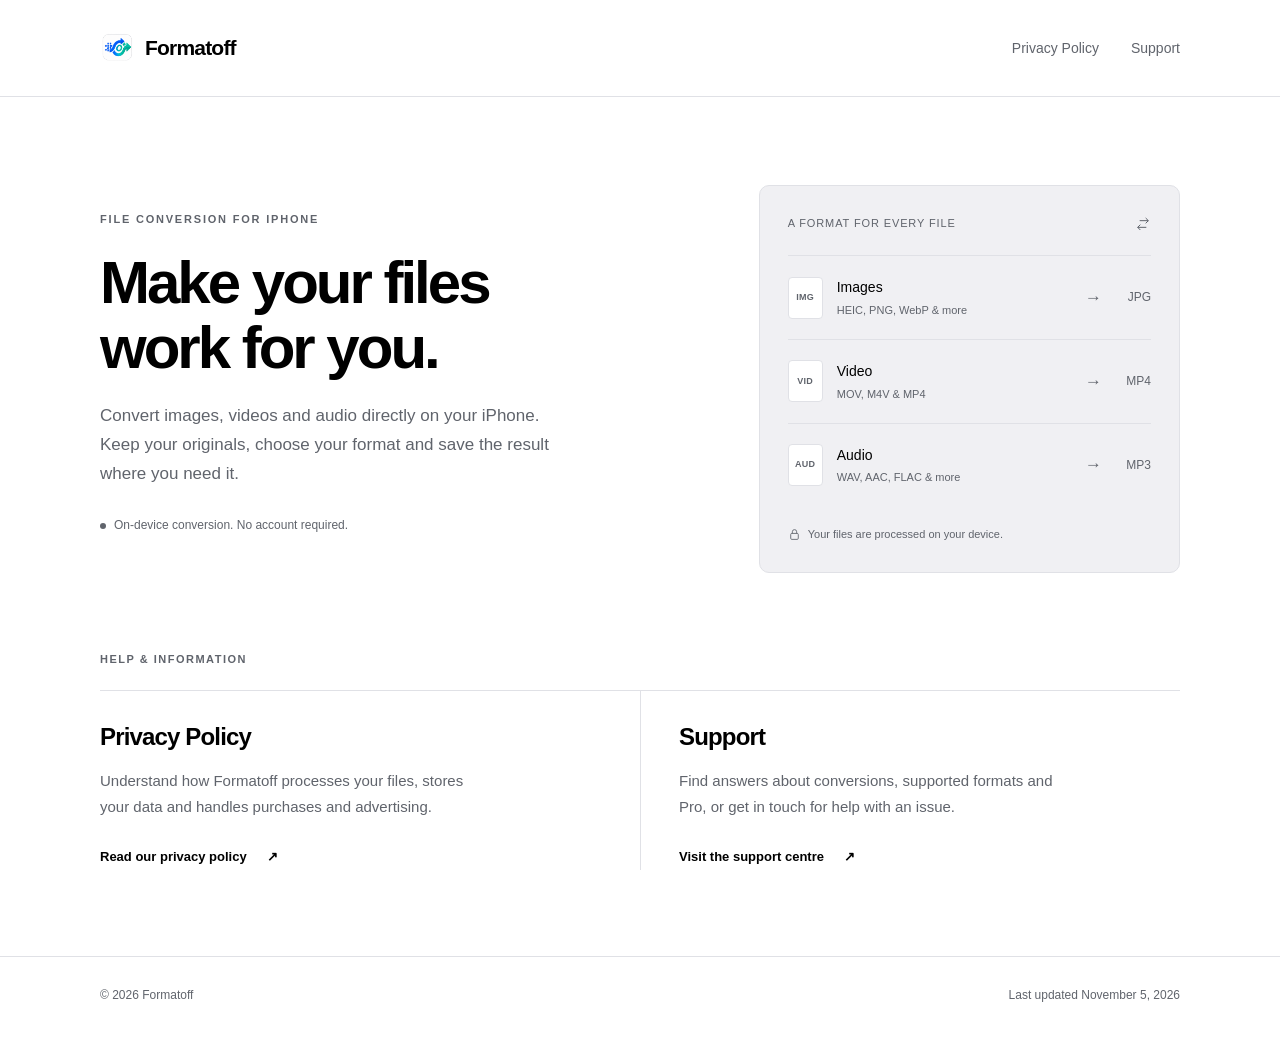
<file: index.html>
<!doctype html>
<html lang="en">
<head>
<meta charset="utf-8">
<meta name="viewport" content="width=device-width, initial-scale=1">
<meta name="description" content="Privacy information and support for Formatoff, the on-device file converter for iPhone.">
<meta name="theme-color" content="#ffffff" media="(prefers-color-scheme: light)">
<meta name="theme-color" content="#000000" media="(prefers-color-scheme: dark)">
<meta name="color-scheme" content="light dark">
<title>Privacy & Support · Formatoff</title>
<link rel="icon" type="image/png" href="assets/logo.png">
<link rel="stylesheet" href="assets/styles.css">
</head>
<body>
<a class="skip" href="#main">Skip to content</a>
<header class="site-header"><div class="container header-inner">
<a class="brand" href="./" aria-label="Formatoff home"><img src="assets/logo.png" width="40" height="40" alt="">Formatoff</a>
<nav aria-label="Main navigation"><a href="privacy/">Privacy Policy</a><a href="support/">Support</a></nav>
</div></header>
<main id="main" class="container home">
<div class="home-top">
<div class="hero"><p class="eyebrow">File conversion for iPhone</p><h1>Make your files<br>work for you.</h1><p class="intro">Convert images, videos and audio directly on your iPhone. Keep your originals, choose your format and save the result where you need it.</p><p class="platform"><span aria-hidden="true"></span>On-device conversion. No account required.</p></div>
<aside class="file-panel" aria-label="Examples of supported file conversions">
<div class="panel-label">A format for every file <svg viewBox="0 0 24 24" fill="none" stroke="currentColor" stroke-width="1.5" aria-hidden="true"><path d="M7 7h13m-4-4 4 4-4 4M17 17H4m4-4-4 4 4 4"/></svg></div>
<div class="file-row"><span class="file-icon" aria-hidden="true">IMG</span><div><div class="file-name">Images</div><div class="file-type">HEIC, PNG, WebP &amp; more</div></div><span class="file-arrow" aria-hidden="true">→</span><span class="output">JPG</span></div>
<div class="file-row"><span class="file-icon" aria-hidden="true">VID</span><div><div class="file-name">Video</div><div class="file-type">MOV, M4V &amp; MP4</div></div><span class="file-arrow" aria-hidden="true">→</span><span class="output">MP4</span></div>
<div class="file-row"><span class="file-icon" aria-hidden="true">AUD</span><div><div class="file-name">Audio</div><div class="file-type">WAV, AAC, FLAC &amp; more</div></div><span class="file-arrow" aria-hidden="true">→</span><span class="output">MP3</span></div>
<p class="panel-foot"><svg viewBox="0 0 24 24" fill="none" stroke="currentColor" stroke-width="1.6" aria-hidden="true"><rect x="5" y="10" width="14" height="11" rx="2"/><path d="M8 10V7a4 4 0 0 1 8 0v3"/></svg>Your files are processed on your device.</p>
</aside></div>
<h2 class="resource-heading">Help &amp; information</h2>
<div class="grid"><section class="card"><h2>Privacy Policy</h2><p>Understand how Formatoff processes your files, stores your data and handles purchases and advertising.</p><a class="card-link" href="privacy/">Read our privacy policy <span aria-hidden="true">↗</span></a></section>
<section class="card"><h2>Support</h2><p>Find answers about conversions, supported formats and Pro, or get in touch for help with an issue.</p><a class="card-link" href="support/">Visit the support centre <span aria-hidden="true">↗</span></a></section></div></main>
<footer class="site-footer"><div class="container footer-inner"><p>© 2026 Formatoff</p><p>Last updated <time datetime="2026-11-05">November 5, 2026</time></p></div></footer>
</body></html>
</file>
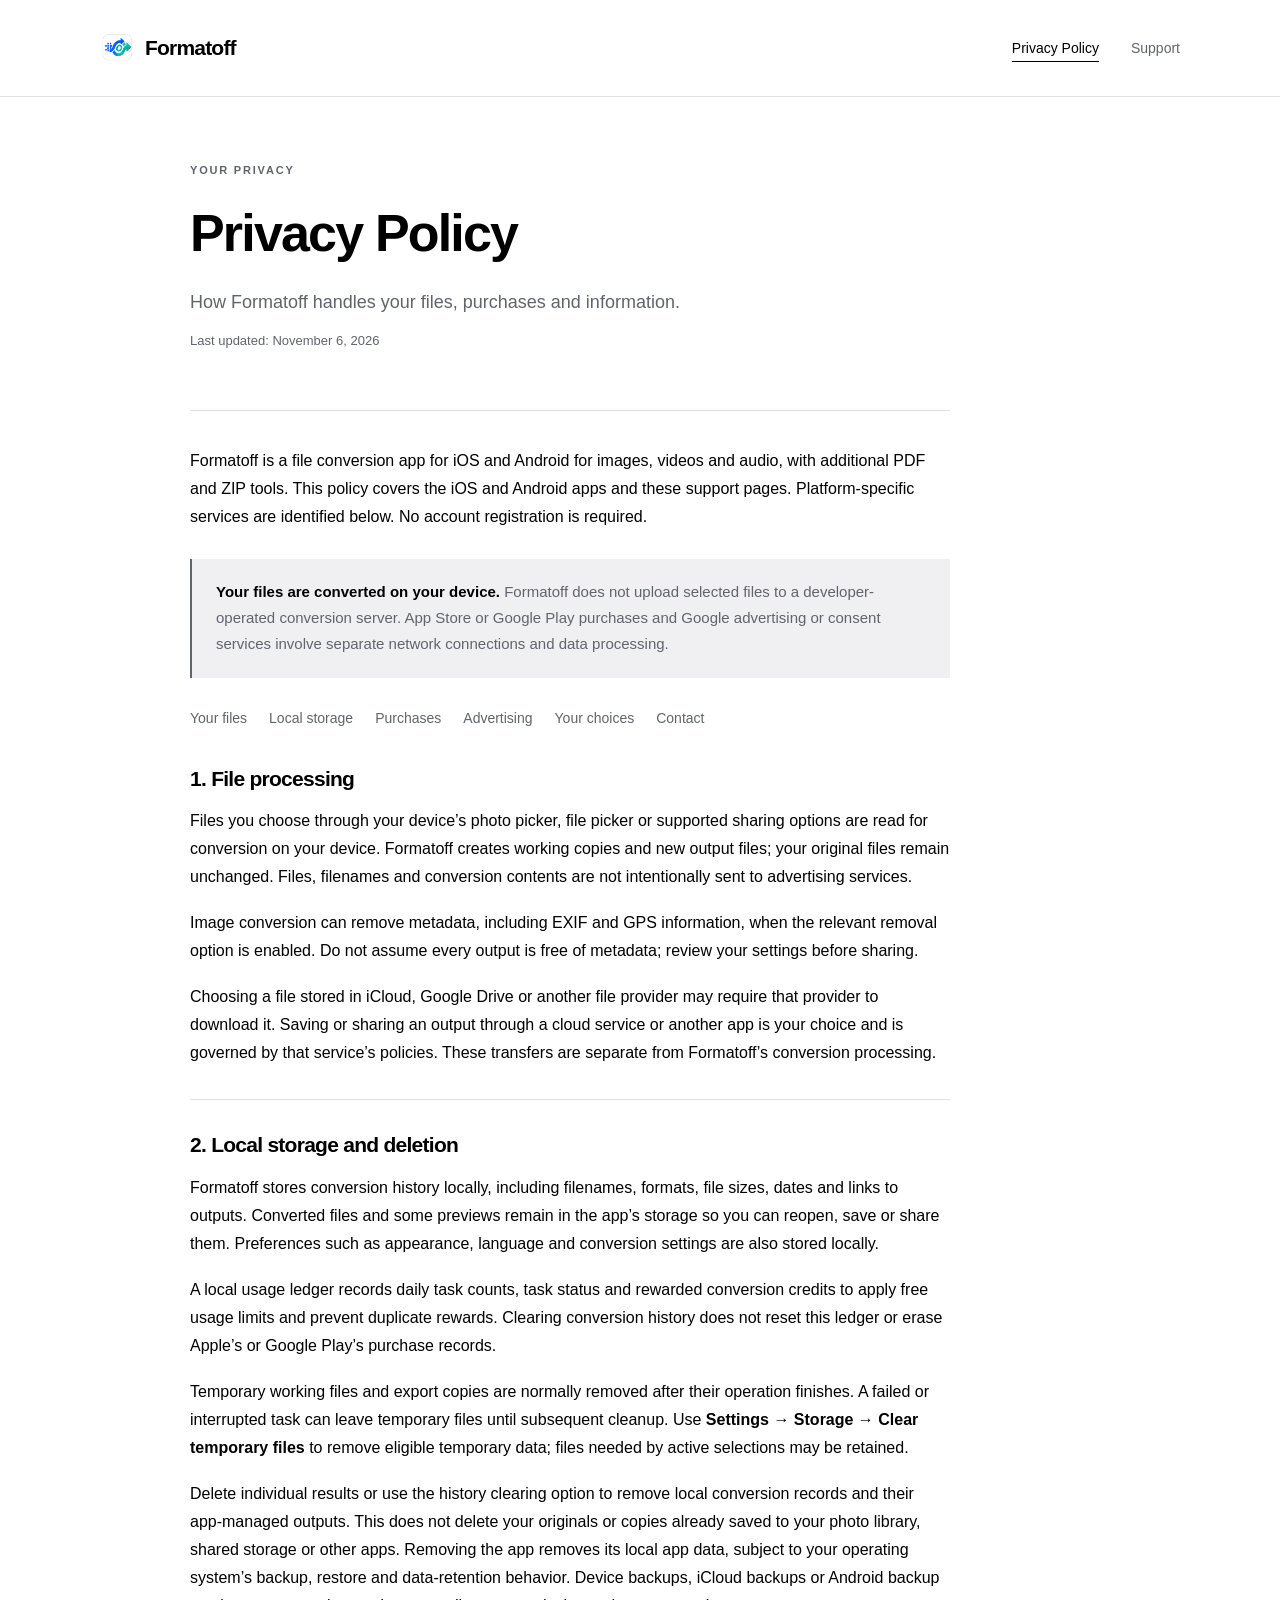
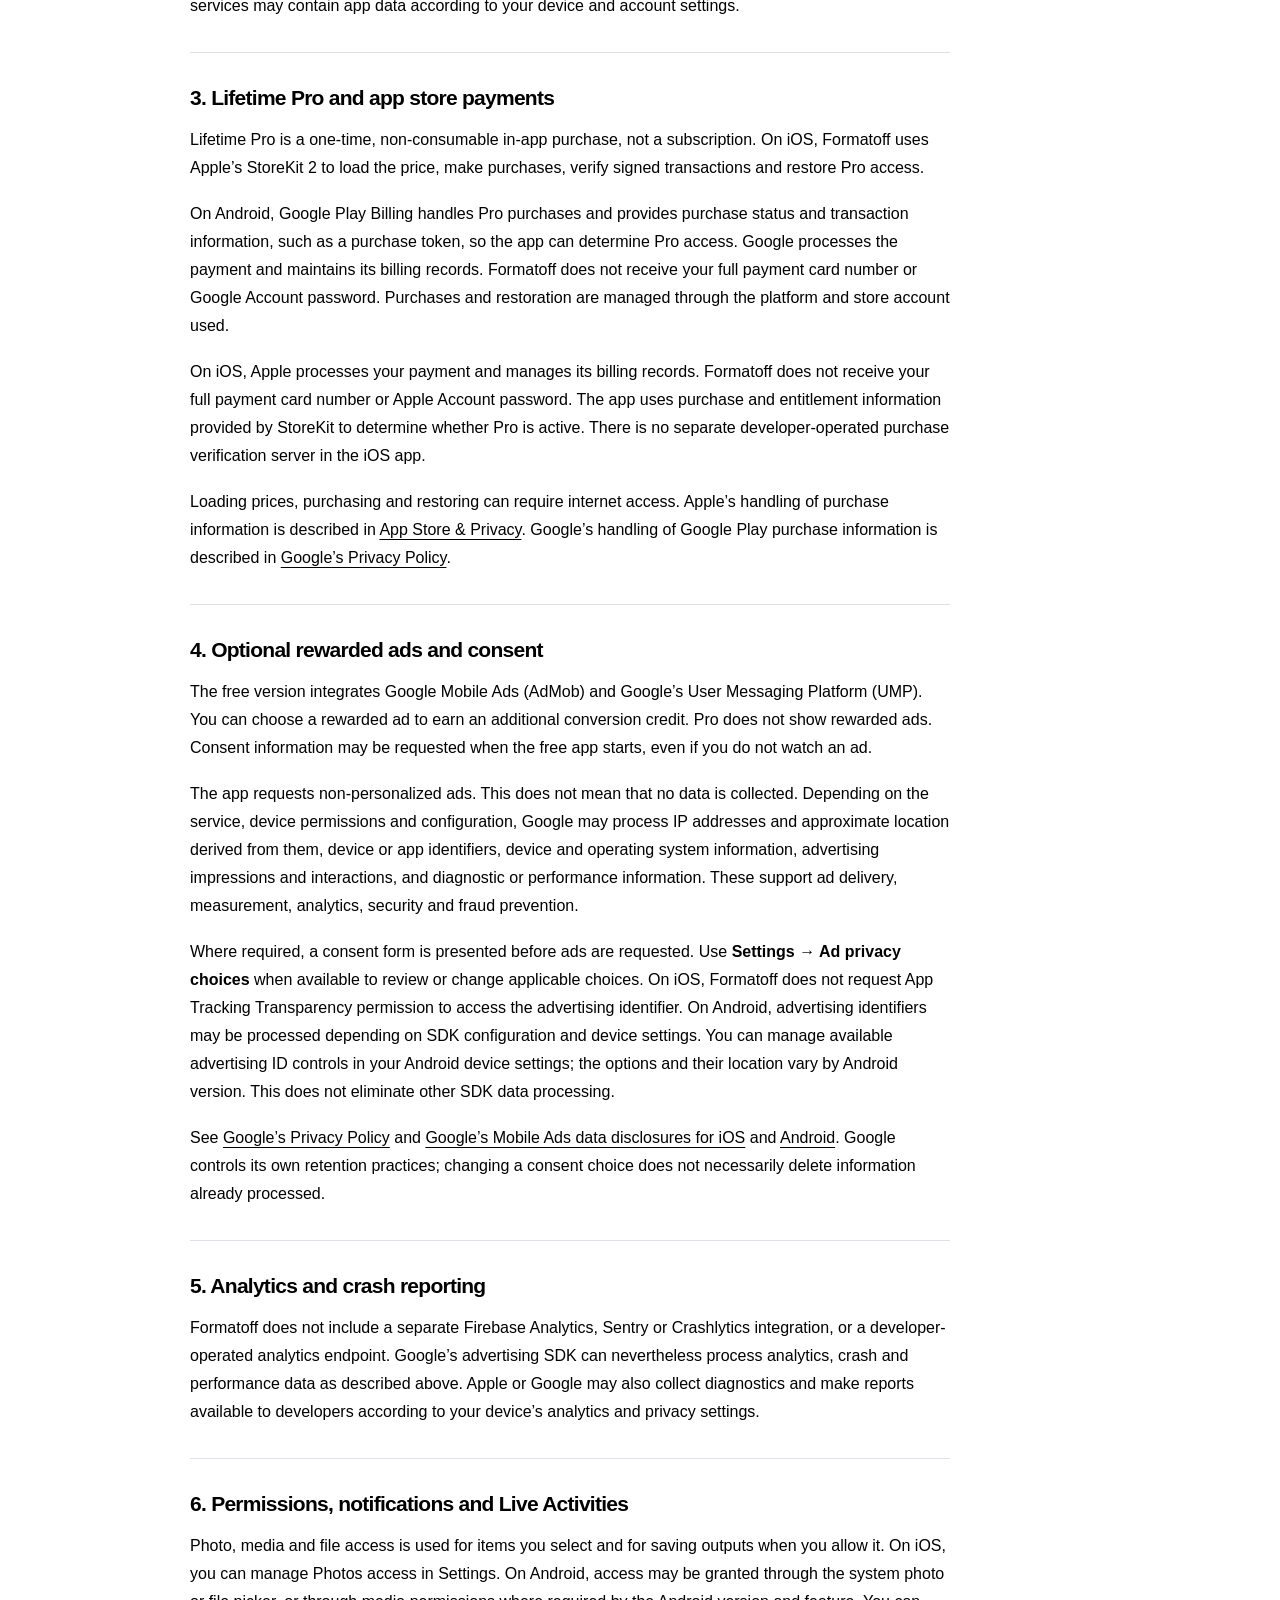
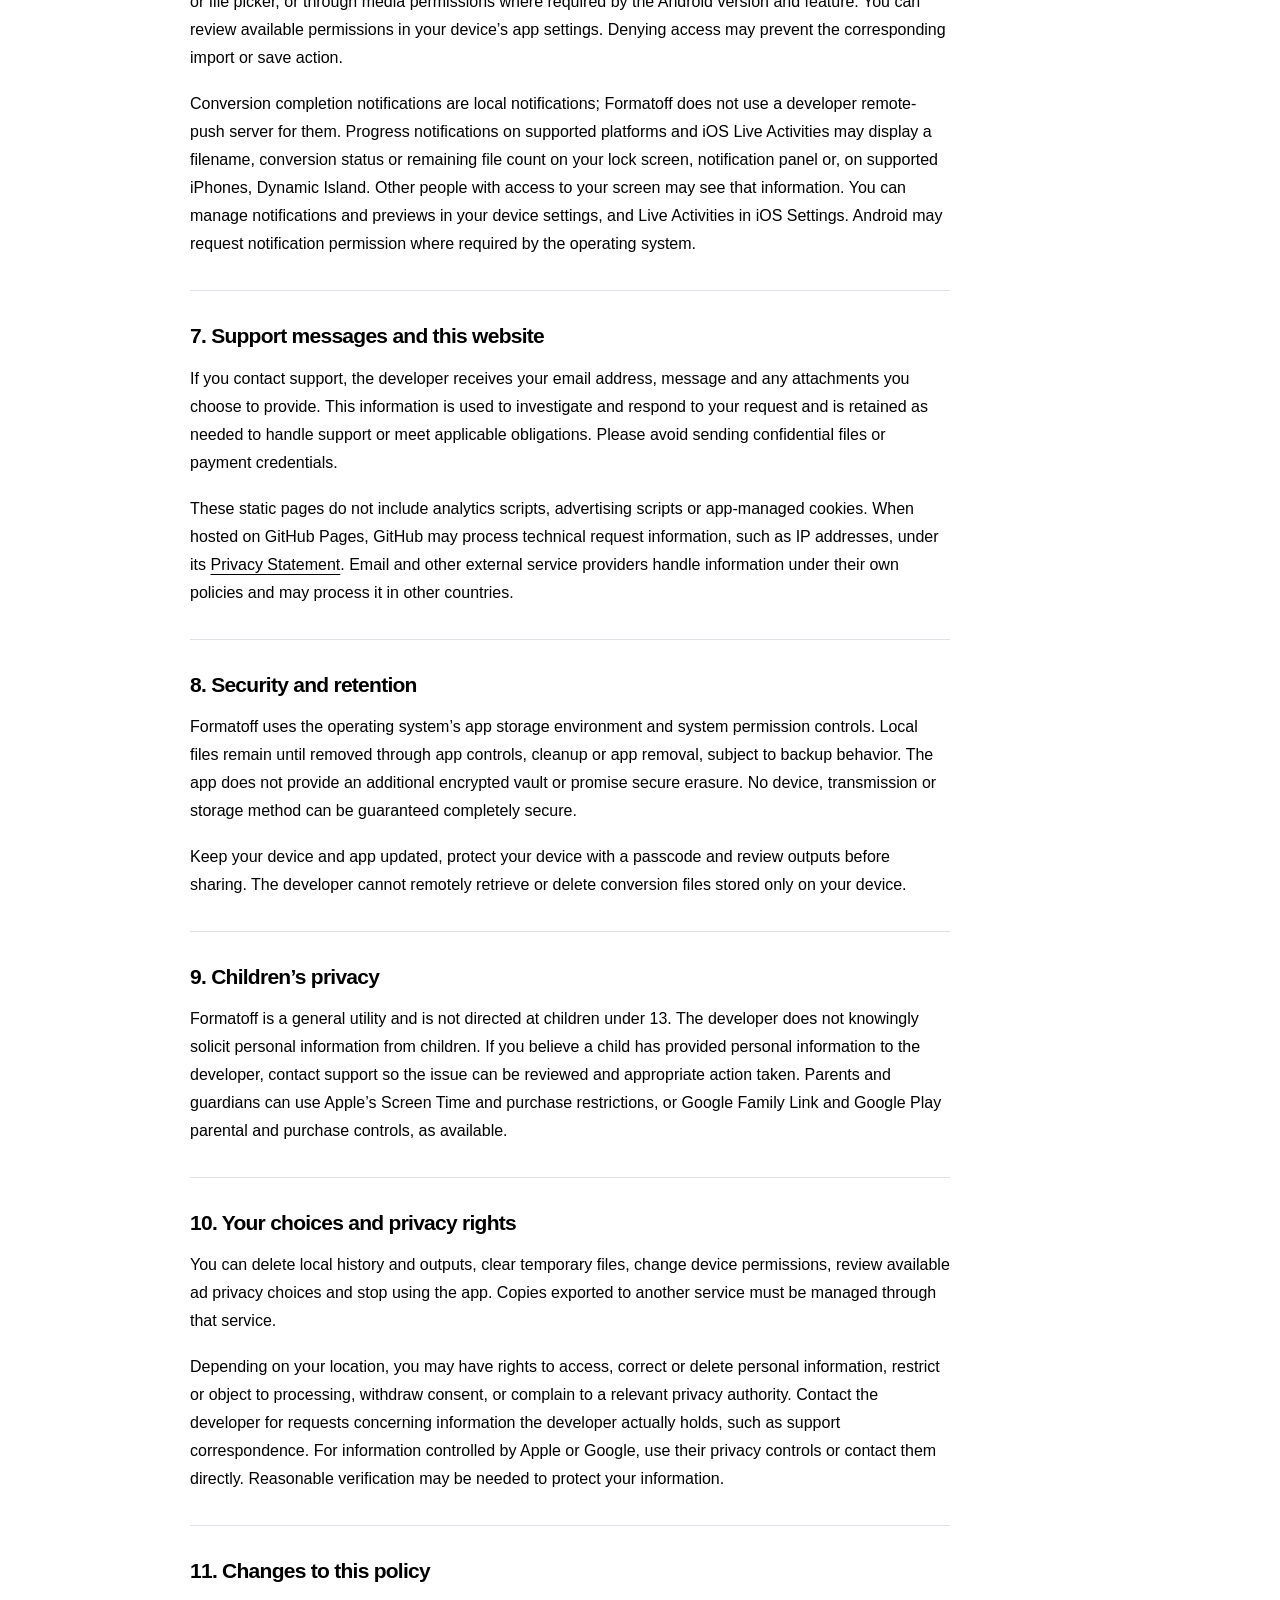
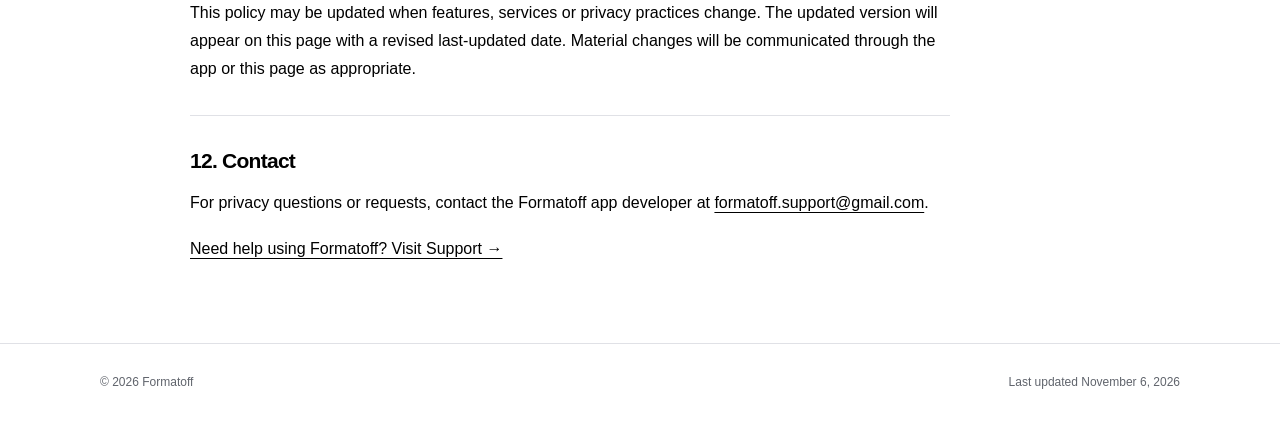
<file: privacy/index.html>
<!doctype html>
<html lang="en">
<head>
<meta charset="utf-8">
<meta name="viewport" content="width=device-width, initial-scale=1">
<meta name="description" content="Learn how Formatoff handles on-device conversion, local files, Apple and Google Play purchases, Google rewarded ads and your privacy choices.">
<meta name="theme-color" content="#ffffff" media="(prefers-color-scheme: light)">
<meta name="theme-color" content="#000000" media="(prefers-color-scheme: dark)">
<meta name="color-scheme" content="light dark">
<title>Privacy Policy · Formatoff</title>
<link rel="icon" type="image/png" href="../assets/logo.png">
<link rel="stylesheet" href="../assets/styles.css">
</head>
<body>
<a class="skip" href="#main">Skip to content</a>
<header class="site-header"><div class="container header-inner">
<a class="brand" href="../" aria-label="Formatoff home"><img src="../assets/logo.png" width="40" height="40" alt="">Formatoff</a>
<nav aria-label="Main navigation"><a href="../privacy/" aria-current="page">Privacy Policy</a><a href="../support/">Support</a></nav>
</div></header>
<main id="main" class="container">
<div class="hero"><p class="eyebrow">Your privacy</p><h1>Privacy Policy</h1><p class="intro">How Formatoff handles your files, purchases and information.</p><p class="meta">Last updated: <time datetime="2026-11-06">November 6, 2026</time></p></div>
<article class="document" aria-label="Formatoff Privacy Policy">
<p>Formatoff is a file conversion app for iOS and Android for images, videos and audio, with additional PDF and ZIP tools. This policy covers the iOS and Android apps and these support pages. Platform-specific services are identified below. No account registration is required.</p>
<div class="notice"><strong>Your files are converted on your device.</strong> Formatoff does not upload selected files to a developer-operated conversion server. App Store or Google Play purchases and Google advertising or consent services involve separate network connections and data processing.</div>
<nav class="toc" aria-label="Policy sections"><a href="#files">Your files</a><a href="#storage">Local storage</a><a href="#purchases">Purchases</a><a href="#ads">Advertising</a><a href="#rights">Your choices</a><a href="#contact">Contact</a></nav>
<section id="files"><h2>1. File processing</h2><p>Files you choose through your device’s photo picker, file picker or supported sharing options are read for conversion on your device. Formatoff creates working copies and new output files; your original files remain unchanged. Files, filenames and conversion contents are not intentionally sent to advertising services.</p><p>Image conversion can remove metadata, including EXIF and GPS information, when the relevant removal option is enabled. Do not assume every output is free of metadata; review your settings before sharing.</p><p>Choosing a file stored in iCloud, Google Drive or another file provider may require that provider to download it. Saving or sharing an output through a cloud service or another app is your choice and is governed by that service’s policies. These transfers are separate from Formatoff’s conversion processing.</p></section>
<section id="storage"><h2>2. Local storage and deletion</h2><p>Formatoff stores conversion history locally, including filenames, formats, file sizes, dates and links to outputs. Converted files and some previews remain in the app’s storage so you can reopen, save or share them. Preferences such as appearance, language and conversion settings are also stored locally.</p><p>A local usage ledger records daily task counts, task status and rewarded conversion credits to apply free usage limits and prevent duplicate rewards. Clearing conversion history does not reset this ledger or erase Apple’s or Google Play’s purchase records.</p><p>Temporary working files and export copies are normally removed after their operation finishes. A failed or interrupted task can leave temporary files until subsequent cleanup. Use <strong>Settings → Storage → Clear temporary files</strong> to remove eligible temporary data; files needed by active selections may be retained.</p><p>Delete individual results or use the history clearing option to remove local conversion records and their app-managed outputs. This does not delete your originals or copies already saved to your photo library, shared storage or other apps. Removing the app removes its local app data, subject to your operating system’s backup, restore and data-retention behavior. Device backups, iCloud backups or Android backup services may contain app data according to your device and account settings.</p></section>
<section id="purchases"><h2>3. Lifetime Pro and app store payments</h2><p>Lifetime Pro is a one-time, non-consumable in-app purchase, not a subscription. On iOS, Formatoff uses Apple’s StoreKit 2 to load the price, make purchases, verify signed transactions and restore Pro access.</p><p>On Android, Google Play Billing handles Pro purchases and provides purchase status and transaction information, such as a purchase token, so the app can determine Pro access. Google processes the payment and maintains its billing records. Formatoff does not receive your full payment card number or Google Account password. Purchases and restoration are managed through the platform and store account used.</p><p>On iOS, Apple processes your payment and manages its billing records. Formatoff does not receive your full payment card number or Apple Account password. The app uses purchase and entitlement information provided by StoreKit to determine whether Pro is active. There is no separate developer-operated purchase verification server in the iOS app.</p><p>Loading prices, purchasing and restoring can require internet access. Apple’s handling of purchase information is described in <a href="https://www.apple.com/legal/privacy/data/en/app-store/">App Store &amp; Privacy</a>. Google’s handling of Google Play purchase information is described in <a href="https://policies.google.com/privacy">Google’s Privacy Policy</a>.</p></section>
<section id="ads"><h2>4. Optional rewarded ads and consent</h2><p>The free version integrates Google Mobile Ads (AdMob) and Google’s User Messaging Platform (UMP). You can choose a rewarded ad to earn an additional conversion credit. Pro does not show rewarded ads. Consent information may be requested when the free app starts, even if you do not watch an ad.</p><p>The app requests non-personalized ads. This does not mean that no data is collected. Depending on the service, device permissions and configuration, Google may process IP addresses and approximate location derived from them, device or app identifiers, device and operating system information, advertising impressions and interactions, and diagnostic or performance information. These support ad delivery, measurement, analytics, security and fraud prevention.</p><p>Where required, a consent form is presented before ads are requested. Use <strong>Settings → Ad privacy choices</strong> when available to review or change applicable choices. On iOS, Formatoff does not request App Tracking Transparency permission to access the advertising identifier. On Android, advertising identifiers may be processed depending on SDK configuration and device settings. You can manage available advertising ID controls in your Android device settings; the options and their location vary by Android version. This does not eliminate other SDK data processing.</p><p>See <a href="https://policies.google.com/privacy">Google’s Privacy Policy</a> and <a href="https://developers.google.com/admob/ios/privacy/data-disclosure">Google’s Mobile Ads data disclosures for iOS</a> and <a href="https://developers.google.com/admob/android/privacy/play-data-disclosure">Android</a>. Google controls its own retention practices; changing a consent choice does not necessarily delete information already processed.</p></section>
<section><h2>5. Analytics and crash reporting</h2><p>Formatoff does not include a separate Firebase Analytics, Sentry or Crashlytics integration, or a developer-operated analytics endpoint. Google’s advertising SDK can nevertheless process analytics, crash and performance data as described above. Apple or Google may also collect diagnostics and make reports available to developers according to your device’s analytics and privacy settings.</p></section>
<section><h2>6. Permissions, notifications and Live Activities</h2><p>Photo, media and file access is used for items you select and for saving outputs when you allow it. On iOS, you can manage Photos access in Settings. On Android, access may be granted through the system photo or file picker, or through media permissions where required by the Android version and feature. You can review available permissions in your device’s app settings. Denying access may prevent the corresponding import or save action.</p><p>Conversion completion notifications are local notifications; Formatoff does not use a developer remote-push server for them. Progress notifications on supported platforms and iOS Live Activities may display a filename, conversion status or remaining file count on your lock screen, notification panel or, on supported iPhones, Dynamic Island. Other people with access to your screen may see that information. You can manage notifications and previews in your device settings, and Live Activities in iOS Settings. Android may request notification permission where required by the operating system.</p></section>
<section><h2>7. Support messages and this website</h2><p>If you contact support, the developer receives your email address, message and any attachments you choose to provide. This information is used to investigate and respond to your request and is retained as needed to handle support or meet applicable obligations. Please avoid sending confidential files or payment credentials.</p><p>These static pages do not include analytics scripts, advertising scripts or app-managed cookies. When hosted on GitHub Pages, GitHub may process technical request information, such as IP addresses, under its <a href="https://docs.github.com/en/site-policy/privacy-policies/github-general-privacy-statement">Privacy Statement</a>. Email and other external service providers handle information under their own policies and may process it in other countries.</p></section>
<section><h2>8. Security and retention</h2><p>Formatoff uses the operating system’s app storage environment and system permission controls. Local files remain until removed through app controls, cleanup or app removal, subject to backup behavior. The app does not provide an additional encrypted vault or promise secure erasure. No device, transmission or storage method can be guaranteed completely secure.</p><p>Keep your device and app updated, protect your device with a passcode and review outputs before sharing. The developer cannot remotely retrieve or delete conversion files stored only on your device.</p></section>
<section><h2>9. Children’s privacy</h2><p>Formatoff is a general utility and is not directed at children under 13. The developer does not knowingly solicit personal information from children. If you believe a child has provided personal information to the developer, contact support so the issue can be reviewed and appropriate action taken. Parents and guardians can use Apple’s Screen Time and purchase restrictions, or Google Family Link and Google Play parental and purchase controls, as available.</p></section>
<section id="rights"><h2>10. Your choices and privacy rights</h2><p>You can delete local history and outputs, clear temporary files, change device permissions, review available ad privacy choices and stop using the app. Copies exported to another service must be managed through that service.</p><p>Depending on your location, you may have rights to access, correct or delete personal information, restrict or object to processing, withdraw consent, or complain to a relevant privacy authority. Contact the developer for requests concerning information the developer actually holds, such as support correspondence. For information controlled by Apple or Google, use their privacy controls or contact them directly. Reasonable verification may be needed to protect your information.</p></section>
<section><h2>11. Changes to this policy</h2><p>This policy may be updated when features, services or privacy practices change. The updated version will appear on this page with a revised last-updated date. Material changes will be communicated through the app or this page as appropriate.</p></section>
<section id="contact"><h2>12. Contact</h2><p>For privacy questions or requests, contact the Formatoff app developer at <a class="email" href="mailto:formatoff.support@gmail.com">formatoff.support@gmail.com</a>.</p><p><a href="../support/">Need help using Formatoff? Visit Support →</a></p></section>
</article></main>
<footer class="site-footer"><div class="container footer-inner"><p>© 2026 Formatoff</p><p>Last updated <time datetime="2026-11-06">November 6, 2026</time></p></div></footer>
</body></html>
</file>
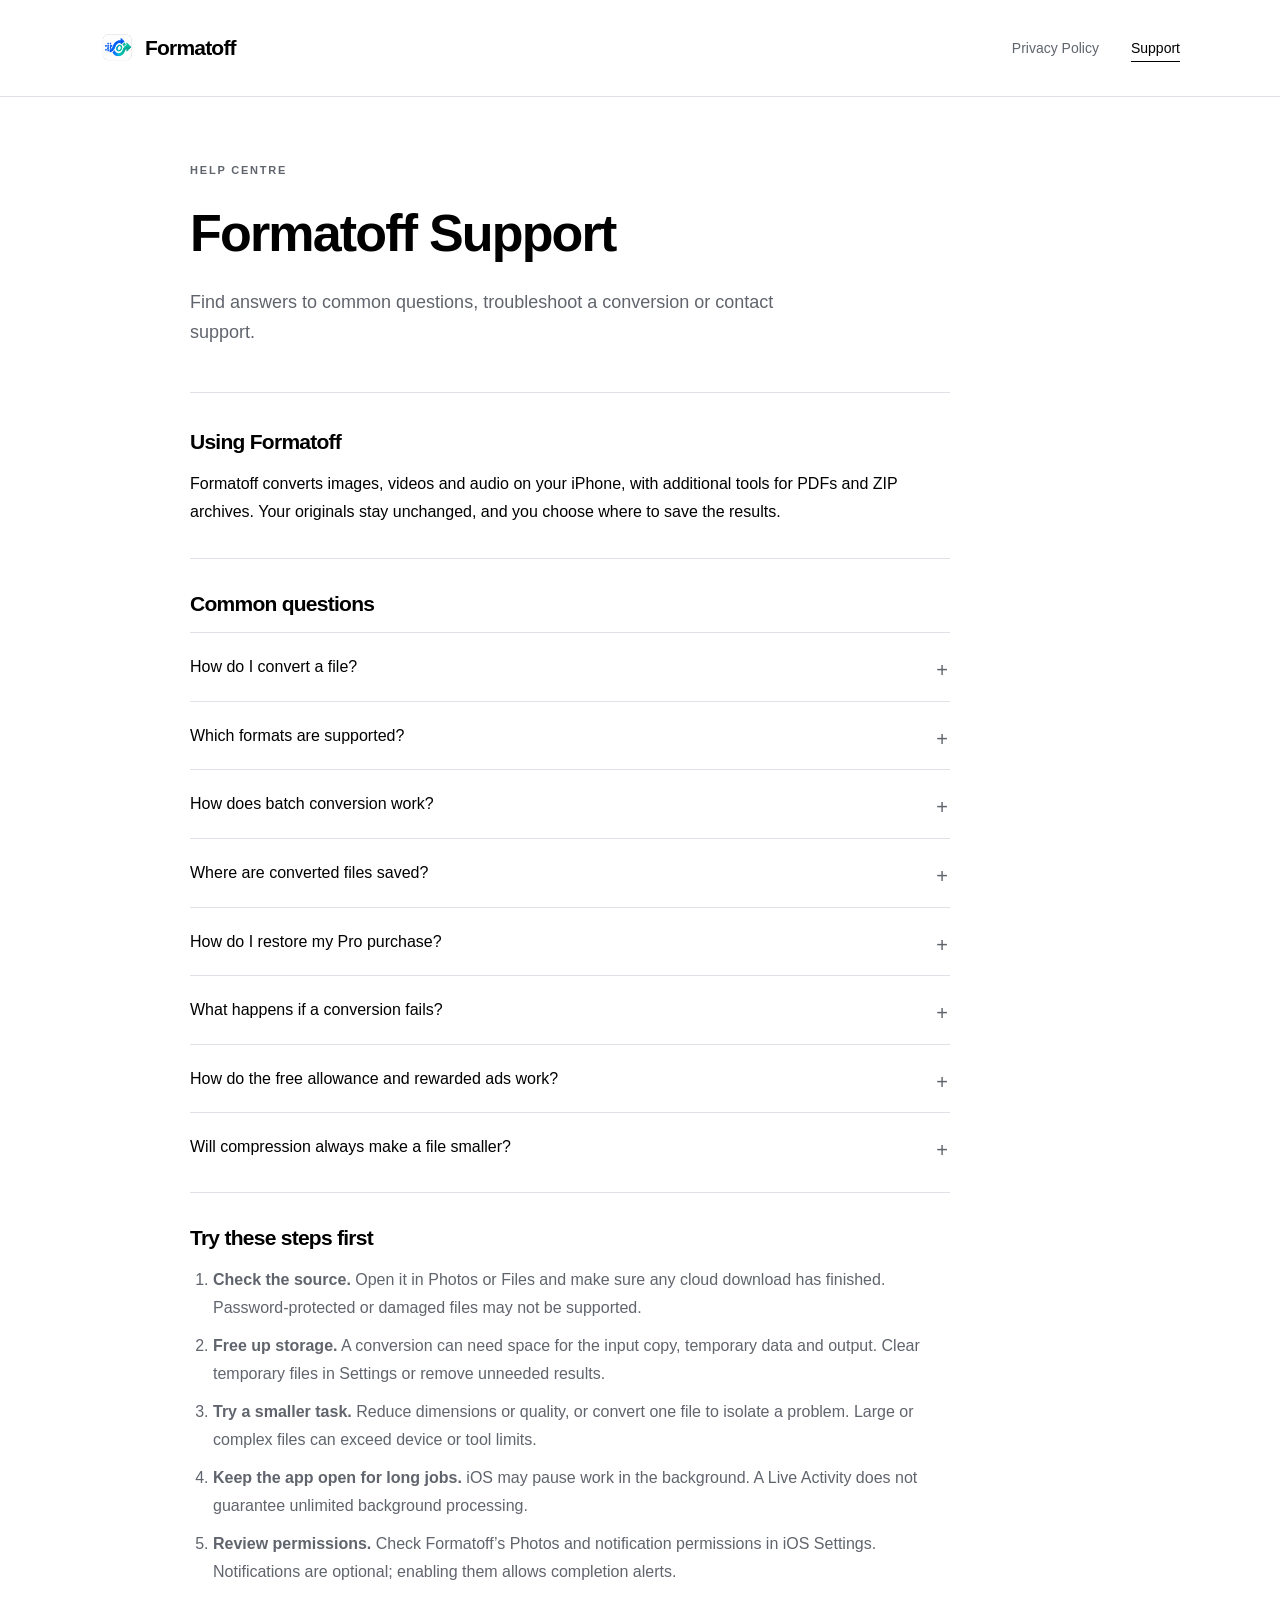
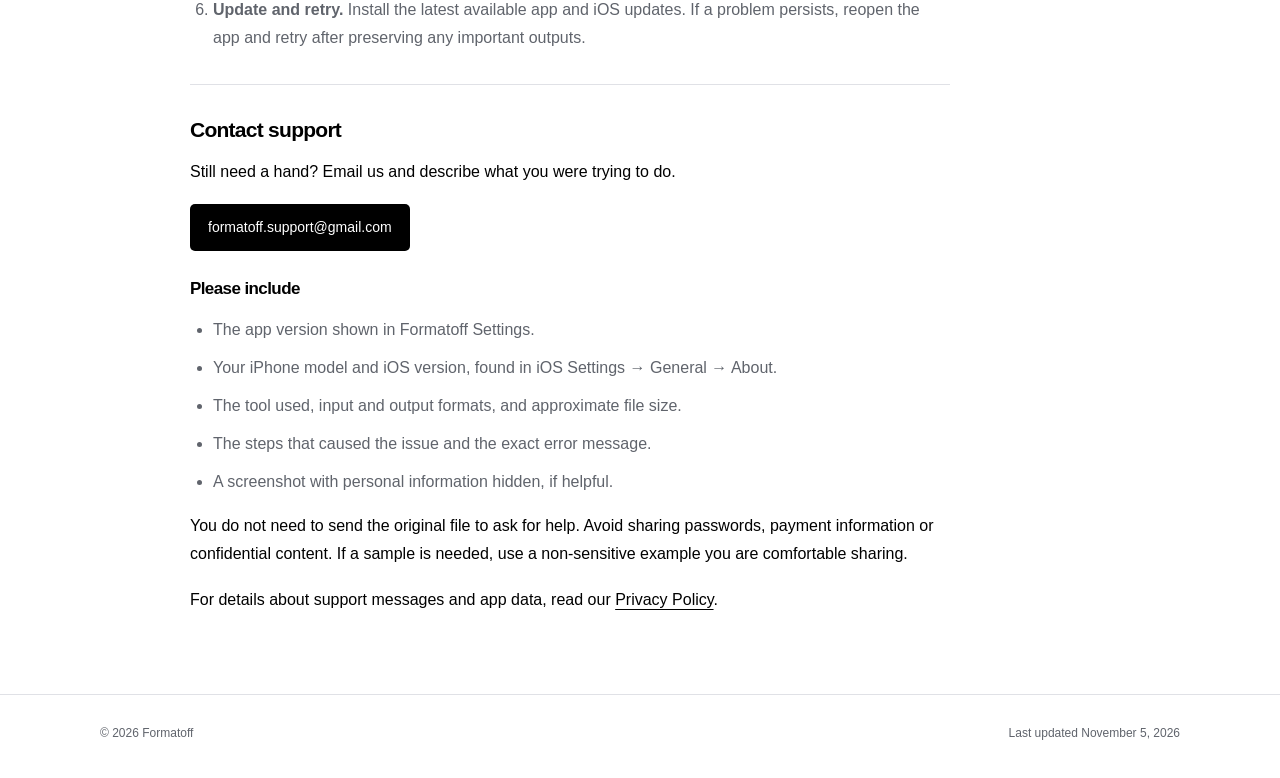
<file: support/index.html>
<!doctype html>
<html lang="en">
<head>
<meta charset="utf-8">
<meta name="viewport" content="width=device-width, initial-scale=1">
<meta name="description" content="Get help with Formatoff file conversions, supported formats, batch processing, saving results and restoring lifetime Pro.">
<meta name="theme-color" content="#ffffff" media="(prefers-color-scheme: light)">
<meta name="theme-color" content="#000000" media="(prefers-color-scheme: dark)">
<meta name="color-scheme" content="light dark">
<title>Support · Formatoff</title>
<link rel="icon" type="image/png" href="../assets/logo.png">
<link rel="stylesheet" href="../assets/styles.css">
</head>
<body>
<a class="skip" href="#main">Skip to content</a>
<header class="site-header"><div class="container header-inner">
<a class="brand" href="../" aria-label="Formatoff home"><img src="../assets/logo.png" width="40" height="40" alt="">Formatoff</a>
<nav aria-label="Main navigation"><a href="../privacy/">Privacy Policy</a><a href="../support/" aria-current="page">Support</a></nav>
</div></header>
<main id="main" class="container">
<div class="hero"><p class="eyebrow">Help centre</p><h1>Formatoff Support</h1><p class="intro">Find answers to common questions, troubleshoot a conversion or contact support.</p></div>
<article class="document" aria-label="Formatoff help and support">
<section><h2>Using Formatoff</h2><p>Formatoff converts images, videos and audio on your iPhone, with additional tools for PDFs and ZIP archives. Your originals stay unchanged, and you choose where to save the results.</p></section>
<section id="questions"><h2>Common questions</h2>
<details><summary>How do I convert a file?</summary><p>Tap the centre <strong>+</strong> button or choose a converter from Home. Select a file from Photos or Files, review the selection and continue. Choose the output format and available quality, compression or resize settings, then tap <strong>Convert</strong>. When it finishes, preview the result and save or share it.</p></details>
<details><summary>Which formats are supported?</summary><p><strong>Images:</strong> HEIC/HEIF, JPG/JPEG, PNG, WebP, TIFF and BMP inputs, with JPG, PNG, WebP, TIFF and BMP output options where available on your device.</p><p><strong>Video:</strong> supported MOV, M4V and MP4 inputs can be converted to MP4. You can also extract audio as MP3 or M4A.</p><p><strong>Audio:</strong> supported MP3, M4A, WAV, AAC, AIFF, CAF and FLAC inputs can be converted to MP3, M4A or WAV, subject to iOS decoding support.</p><p>PDF merge, split and compression, plus ZIP creation and extraction, are available through Tools. A filename extension alone does not guarantee compatibility: the codec, encryption, file structure and device capabilities also matter. The app’s format selector shows available output choices.</p></details>
<details><summary>How does batch conversion work?</summary><p>With Pro, select multiple supported images, videos or audio files in the same converter, review the queue and apply the conversion settings. Batches support up to 20 files. Progress shows the current file and queue position. Review each result, because one unsupported or damaged file may fail while other files succeed.</p><p>PDF merging and ZIP creation combine selected inputs into one task and are separate from media batch conversion.</p></details>
<details><summary>Where are converted files saved?</summary><p>Outputs are initially stored inside Formatoff and appear in History. Use <strong>Save to Photos</strong> for supported media, <strong>Save to Files</strong> to choose a folder, or <strong>Share</strong> to send a copy to another app.</p><p>Saving requires the appropriate permission and enough free space. Deleting an app-managed result or clearing history removes its local output; copies you already exported and your original files stay where you saved them. Export important results before removing the app.</p></details>
<details><summary>How do I restore my Pro purchase?</summary><p>Use the same Apple Account that purchased Pro, connect to the internet, open Settings or the Pro page and tap <strong>Restore purchases</strong>. Pro is a one-time purchase, not a subscription.</p><p>If access does not return, confirm the purchase appears in your Apple purchase history, check for pending approval or a refund, and try again. If purchase options cannot load, use Retry and check your connection. Contact support if the problem continues; never send your Apple Account password or full payment details.</p></details>
<details><summary>What happens if a conversion fails?</summary><p>The original file stays unchanged. Read the error message, check the file is fully available on your device, and try a supported output format or a smaller file. Failed or cancelled tasks do not use a successful free conversion. If other files in a batch finish successfully, those results remain available.</p><p>Temporary working files can remain after an interruption. Clear temporary files from Settings when no conversion is running, then retry.</p></details>
<details><summary>How do the free allowance and rewarded ads work?</summary><p>The free allowance is five successful tasks per day, one at a time. It resets at local midnight. PDF merge, split and ZIP operations each count as one task. Pro removes the daily limit and enables media batches.</p><p>When offered, completing a rewarded ad earns one additional conversion credit for that day. Closing an ad before its reward is earned does not grant a credit. Ads need internet access and may not always be available. Pro does not show rewarded ads.</p></details>
<details><summary>Will compression always make a file smaller?</summary><p>No. Some source formats are already highly compressed. Output size depends on the format, dimensions, bitrate and quality you choose. Increasing quality cannot restore detail already missing from the original.</p><p>PDF compression can rasterize pages and may remove searchable text, links, forms or vector detail. Keep your original and inspect the result before sharing it.</p></details>
</section>
<section id="troubleshooting"><h2>Try these steps first</h2><ol><li><strong>Check the source.</strong> Open it in Photos or Files and make sure any cloud download has finished. Password-protected or damaged files may not be supported.</li><li><strong>Free up storage.</strong> A conversion can need space for the input copy, temporary data and output. Clear temporary files in Settings or remove unneeded results.</li><li><strong>Try a smaller task.</strong> Reduce dimensions or quality, or convert one file to isolate a problem. Large or complex files can exceed device or tool limits.</li><li><strong>Keep the app open for long jobs.</strong> iOS may pause work in the background. A Live Activity does not guarantee unlimited background processing.</li><li><strong>Review permissions.</strong> Check Formatoff’s Photos and notification permissions in iOS Settings. Notifications are optional; enabling them allows completion alerts.</li><li><strong>Update and retry.</strong> Install the latest available app and iOS updates. If a problem persists, reopen the app and retry after preserving any important outputs.</li></ol></section>
<section id="contact"><h2>Contact support</h2><p>Still need a hand? Email us and describe what you were trying to do.</p><p><a class="button email" href="mailto:formatoff.support@gmail.com?subject=Formatoff%20support">formatoff.support@gmail.com</a></p><h3>Please include</h3><ul><li>The app version shown in Formatoff Settings.</li><li>Your iPhone model and iOS version, found in iOS Settings → General → About.</li><li>The tool used, input and output formats, and approximate file size.</li><li>The steps that caused the issue and the exact error message.</li><li>A screenshot with personal information hidden, if helpful.</li></ul><p>You do not need to send the original file to ask for help. Avoid sharing passwords, payment information or confidential content. If a sample is needed, use a non-sensitive example you are comfortable sharing.</p><p>For details about support messages and app data, read our <a href="../privacy/">Privacy Policy</a>.</p></section>
</article></main>
<footer class="site-footer"><div class="container footer-inner"><p>© 2026 Formatoff</p><p>Last updated <time datetime="2026-11-05">November 5, 2026</time></p></div></footer>
</body></html>
</file>
<file: assets/styles.css>
:root{--text:#000000;--background:#ffffff;--backgroundElement:#F0F0F3;--backgroundSelected:#E0E1E6;--textSecondary:#60646C}@media(prefers-color-scheme:dark){:root{--text:#ffffff;--background:#000000;--backgroundElement:#212225;--backgroundSelected:#2E3135;--textSecondary:#B0B4BA}}
*{box-sizing:border-box}html{color-scheme:light dark;scroll-padding-top:32px}body{margin:0;background:var(--background);color:var(--text);font:16px/1.75 -apple-system,BlinkMacSystemFont,"Segoe UI",sans-serif;-webkit-font-smoothing:antialiased}a{color:var(--text);text-underline-offset:4px}a:hover{color:var(--text)}a:focus-visible,summary:focus-visible{outline:3px solid var(--text);outline-offset:5px;border-radius:3px}.skip{position:absolute;top:-100px;left:16px;background:var(--background);padding:8px 16px;z-index:10}.skip:focus{top:8px}.container{width:min(1080px,calc(100% - 80px));margin:auto}.site-header{border-bottom:1px solid var(--backgroundSelected)}.header-inner{display:flex;justify-content:space-between;align-items:center;gap:24px;min-height:96px}.brand{display:inline-flex;align-items:center;gap:11px;font-size:21px;font-weight:650;letter-spacing:-.8px;color:var(--text);text-decoration:none}.brand img{width:34px;height:34px;object-fit:contain;border-radius:8px}nav{display:flex;gap:32px;flex-wrap:wrap}nav a{font-size:14px;font-weight:500;color:var(--textSecondary);text-decoration:none}nav a:hover,nav a[aria-current=page]{color:var(--text)}nav a[aria-current=page]{text-decoration:underline;text-underline-offset:8px}.hero{padding:72px 0 44px;max-width:760px}.eyebrow{font-size:11px;font-weight:650;letter-spacing:1.8px;text-transform:uppercase;color:var(--textSecondary);margin:0 0 22px}h1,h2,h3{line-height:1.2;letter-spacing:-.035em;font-weight:600}h1{font-size:clamp(36px,5vw,52px);margin:0 0 22px}h2{font-size:23px;margin:0 0 16px}h3{font-size:17px;margin-top:28px}.intro{max-width:600px;font-size:18px;line-height:1.7;color:var(--textSecondary);margin:0}.meta,.muted{color:var(--textSecondary);font-size:13px}.document{max-width:760px;margin:0 0 80px;padding:36px 0 0;border-top:1px solid var(--backgroundSelected)}.document section+section{border-top:1px solid var(--backgroundSelected);padding-top:32px;margin-top:32px}.document p{margin:0 0 18px}.document p:last-child{margin-bottom:0}.document section h2{font-size:21px}.document li{color:var(--textSecondary)}li+li{margin-top:10px}ul,ol{padding-left:23px}.notice{padding:20px 24px;background:var(--backgroundElement);border-left:2px solid var(--textSecondary);margin:28px 0;color:var(--textSecondary);font-size:15px}.notice strong{color:var(--text)}.toc{display:flex;gap:10px 22px;flex-wrap:wrap;margin:28px 0 36px;font-size:13px}.toc a{color:var(--textSecondary)}.button{display:inline-block;background:var(--text);color:var(--background);padding:11px 18px;border-radius:5px;text-decoration:none;font-size:14px;font-weight:500}.button:hover{background:var(--textSecondary);color:var(--background)}.email{overflow-wrap:anywhere}details{border-top:1px solid var(--backgroundSelected);padding:21px 0}details:last-child{padding-bottom:0}summary{cursor:pointer;font-weight:500;padding-right:28px;list-style:none;position:relative;line-height:1.6}summary::-webkit-details-marker{display:none}summary:after{content:'+';position:absolute;right:2px;top:0;color:var(--textSecondary);font-size:20px;font-weight:400}details[open] summary:after{content:'−'}details[open] summary{margin-bottom:16px}details p{color:var(--textSecondary);font-size:15px}.site-footer{border-top:1px solid var(--backgroundSelected);padding:28px 0 34px;color:var(--textSecondary);font-size:12px}.footer-inner{display:flex;justify-content:space-between;gap:16px;flex-wrap:wrap}.footer-inner p{margin:0}.home{padding-top:88px;padding-bottom:86px}.home-top{display:grid;grid-template-columns:1.35fr 1fr;gap:90px;align-items:center;padding-bottom:80px}.home .hero{padding:0}.home h1{font-size:clamp(38px,5.2vw,60px);line-height:1.08;letter-spacing:-.05em}.home .intro{font-size:17px;max-width:470px}.platform{display:inline-flex;align-items:center;gap:8px;margin-top:26px;color:var(--textSecondary);font-size:12px}.platform span{height:6px;width:6px;border-radius:50%;background:var(--textSecondary)}.file-panel{background:var(--backgroundElement);border:1px solid var(--backgroundSelected);border-radius:10px;padding:28px}.panel-label{display:flex;align-items:center;justify-content:space-between;font-size:11px;letter-spacing:.08em;text-transform:uppercase;color:var(--textSecondary);padding-bottom:22px;border-bottom:1px solid var(--backgroundSelected)}.panel-label svg{width:16px;height:16px}.file-row{display:flex;align-items:center;gap:14px;padding:19px 0;border-bottom:1px solid var(--backgroundSelected)}.file-row:last-of-type{border-bottom:0}.file-icon{display:flex;width:35px;height:42px;border:1px solid var(--backgroundSelected);background:var(--background);border-radius:4px;align-items:center;justify-content:center;color:var(--textSecondary);font-size:9px;font-weight:600;letter-spacing:.03em}.file-name{font-size:14px;font-weight:500}.file-type{font-size:11px;color:var(--textSecondary);margin-top:1px}.file-arrow{margin-left:auto;color:var(--textSecondary);font-size:17px}.output{color:var(--textSecondary);font-size:12px;width:35px;text-align:right}.panel-foot{font-size:11px;color:var(--textSecondary);padding-top:18px;margin:0;display:flex;align-items:center;gap:7px}.panel-foot svg{width:13px;height:13px}.resource-heading{font-size:11px;letter-spacing:1.5px;text-transform:uppercase;color:var(--textSecondary);margin:0 0 24px;font-weight:600}.grid{display:grid;grid-template-columns:repeat(2,minmax(0,1fr));border-top:1px solid var(--backgroundSelected)}.card{padding:32px 38px 0 0}.card+ .card{padding-left:38px;border-left:1px solid var(--backgroundSelected)}.card h2{font-size:24px}.card p{color:var(--textSecondary);font-size:15px;max-width:390px;margin:0 0 22px}.card-link{display:inline-flex;align-items:center;gap:20px;color:var(--text);text-decoration:none;font-size:13px;font-weight:600}.card-link:hover span{transform:translateX(4px)}.card-link span{transition:transform .15s}section[id]{scroll-margin-top:32px}@media(min-width:1000px){body:has(.document) .hero{padding-top:64px}body:has(.document) main{padding-left:90px}}@media(max-width:760px){.container{width:calc(100% - 40px)}.header-inner{min-height:80px;gap:16px}.brand{font-size:19px}nav{gap:20px}nav a{font-size:12px}.hero{padding:44px 0 32px}.home{padding-top:48px;padding-bottom:50px}.home-top{grid-template-columns:1fr;gap:36px;padding-bottom:46px}.home h1{max-width:460px}.file-panel{max-width:480px;width:100%}.grid{grid-template-columns:1fr}.card{padding:26px 0}.card+ .card{padding:26px 0 0;border-left:0;border-top:1px solid var(--backgroundSelected)}.intro{font-size:17px}.document{padding-top:28px;margin-bottom:48px}.footer-inner{gap:8px;flex-direction:column}.notice{padding:18px}.eyebrow{margin-bottom:18px}}@media(prefers-reduced-motion:reduce){*{transition:none!important}}
</file>
